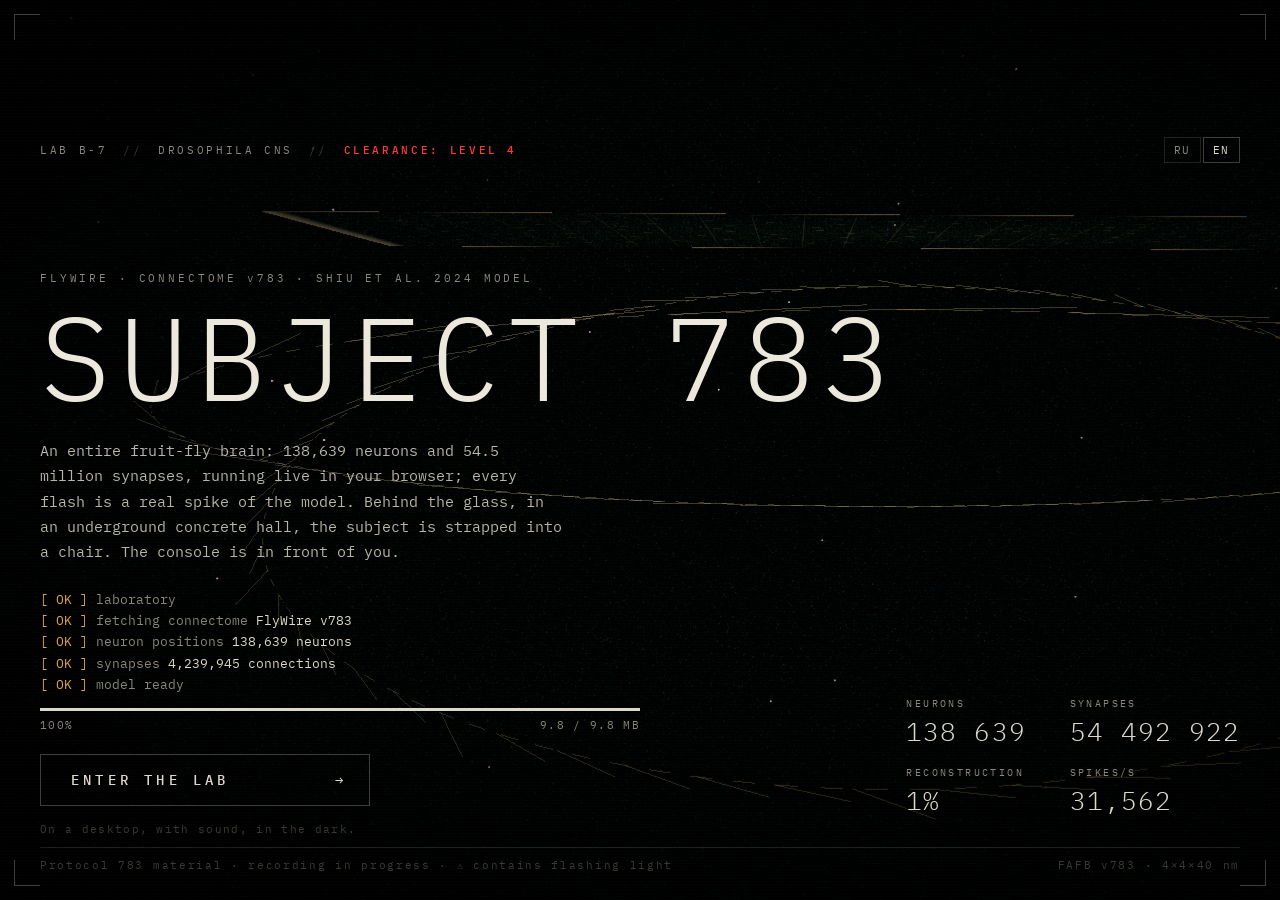
<file: index.html>
<!doctype html>
<html lang="ru">
<head>
<meta charset="utf-8">
<meta name="viewport" content="width=device-width, initial-scale=1">
<title>Subject 783</title>
<meta name="description" content="A whole fruit-fly brain (FlyWire connectome, 138,639 neurons) simulated live in the browser. An underground lab, a subject in a chair, a console of experiments.">
<link rel="icon" href="data:image/svg+xml,%3Csvg xmlns='http://www.w3.org/2000/svg' viewBox='0 0 32 32'%3E%3Ccircle cx='16' cy='16' r='15' fill='%23080808'/%3E%3Ccircle cx='10' cy='14' r='6' fill='%237a0e08'/%3E%3Ccircle cx='22' cy='14' r='6' fill='%237a0e08'/%3E%3Ccircle cx='16' cy='23' r='2.4' fill='%23e2a64a'/%3E%3C/svg%3E">
<link rel="preconnect" href="https://fonts.googleapis.com">
<link rel="preconnect" href="https://fonts.gstatic.com" crossorigin>
<link href="https://fonts.googleapis.com/css2?family=IBM+Plex+Mono:wght@300;400;500;600;700&display=swap" rel="stylesheet">
<link rel="stylesheet" href="css/style.css">
<script type="importmap">
{ "imports": { "three": "./vendor/three/three.module.min.js", "three/addons/": "./vendor/three/addons/" } }
</script>
</head>
<body>
<canvas id="scene" aria-label="3D laboratory scene"></canvas>
<div id="flash" aria-hidden="true"></div>

<!-- ============ title sequence ============ -->
<section id="intro">
  <div class="frame" aria-hidden="true"><i class="tl"></i><i class="tr"></i><i class="bl"></i><i class="br"></i></div>
  <div class="scanlines" aria-hidden="true"></div>
  <header class="intro-top">
    <span>LAB B-7 <i>//</i> DROSOPHILA CNS <i>//</i> <b data-i18n="intro_access"></b></span>
    <span class="intro-lang"><button data-lang="ru" type="button">RU</button><button data-lang="en" type="button">EN</button></span>
  </header>
  <div class="intro-main">
    <p class="kicker" data-i18n="kicker"></p>
    <h1 id="title" aria-label="Subject 783"></h1>
    <p class="lead" data-i18n="lead"></p>
    <pre id="bootlog" aria-live="polite"></pre>
    <div class="progress"><span id="progressbar"></span></div>
    <div class="progress-meta"><span id="prog-pct">0%</span><span id="prog-mb"></span></div>
    <button id="enter" type="button" disabled><span class="fill" aria-hidden="true"></span><b data-i18n="loading"></b></button>
    <p class="best" data-i18n="best"></p>
  </div>
  <aside class="intro-data" aria-hidden="true">
    <div><small data-i18n="d_neurons"></small><b>138 639</b></div>
    <div><small data-i18n="d_synapses"></small><b>54 492 922</b></div>
    <div><small data-i18n="d_section"></small><b id="d-section">—</b></div>
    <div><small data-i18n="d_spikes"></small><b id="d-spikes">—</b></div>
  </aside>
  <footer class="intro-foot"><span data-i18n="intro_warn"></span><span>FAFB v783 · 4×4×40 nm</span></footer>
</section>

<!-- ============ experiment title card ============ -->
<section id="titlecard" hidden aria-live="polite">
  <div class="tc-box">
    <p class="tc-kicker">LAB B-7 · DROSOPHILA MELANOGASTER · PROTOCOL 783</p>
    <h2><span data-i18n="exp_no"></span> <b id="tc-num">#001</b></h2>
    <p class="tc-subject"><span data-i18n="tc_subject"></span> <span id="tc-subj">783-001</span></p>
    <pre id="tc-log"></pre>
  </div>
</section>

<!-- ============ HUD ============ -->
<div id="hud" hidden>
  <header class="topbar">
    <div class="brand">
      <b data-i18n="title"></b>
      <span><span data-i18n="exp_no"></span> <em id="exp-num">#001</em> <i class="rec">● REC</i> <span id="rec-time">00:00</span></span>
    </div>
    <div class="meters">
      <div class="meter stress" role="meter" aria-valuemin="0" aria-valuemax="100" aria-label="stress">
        <small data-i18n="g_stress"></small><div class="bar"><i id="stress-fill"></i></div><span id="stress-val">0%</span>
      </div>
      <div class="meter load" role="meter" aria-valuemin="0" aria-valuemax="150" aria-label="CNS load">
        <small data-i18n="g_load"></small><div class="bar"><i id="load-fill"></i><u></u></div><span id="load-val">0%</span>
      </div>
    </div>
    <div class="stats">
      <div><small data-i18n="sim_time"></small><span id="st-time">0.00 s</span></div>
      <div><small data-i18n="speed"></small><span id="st-speed">—</span></div>
      <div class="wide"><small data-i18n="spikes"></small><span id="st-spikes">0</span></div>
    </div>
    <div class="tools">
      <button class="lang" data-lang="ru" type="button">RU</button><button class="lang" data-lang="en" type="button">EN</button>
      <button id="btn-track" type="button" data-i18n-title="track_title"><span id="track-name" data-i18n="track_btn"></span></button><button id="btn-track-x" type="button" hidden aria-label="built-in music">×</button>
      <input id="track-file" type="file" accept="audio/*" hidden>
      <div id="musicpanel" hidden>
        <b data-i18n="mp_title"></b>
        <form id="yt-form"><input id="yt-url" type="url" inputmode="url" autocomplete="off" data-i18n-ph="mp_yt_ph"><button type="submit" data-i18n="mp_go"></button></form>
        <button id="mp-file" type="button" data-i18n="mp_file"></button>
        <small data-i18n="mp_note"></small>
      </div>
      <button id="btn-sound" type="button" aria-pressed="true" aria-label="sound">♪</button>
      <button id="btn-about" type="button" data-i18n="about"></button>
    </div>
  </header>

  <nav class="focusbar lab-only" aria-label="camera">
    <button type="button" data-focus="left" data-i18n="focus_left"></button>
    <button type="button" data-focus="subject" data-i18n="focus_subject"></button>
    <button type="button" data-focus="center" data-i18n="focus_back"></button>
    <button type="button" data-focus="console" data-i18n="focus_console"></button>
    <button type="button" data-focus="right" data-i18n="focus_right"></button>
  </nav>

  <div id="rotate" aria-live="polite"><i aria-hidden="true">📱</i><b data-i18n="rotate"></b><span data-i18n="rotate_d"></span></div>
  <div id="alarm" hidden><b id="alarm-title"></b><span id="alarm-text"></span></div>
  <div id="armed" hidden><b id="armed-text"></b></div>
  <ol id="journal" class="lab-only" aria-live="polite"></ol>
  <div id="tip" hidden><b></b><span></span><kbd></kbd></div>
  <p class="keys lab-only" data-i18n="hint_keys"></p>
  <canvas id="pip" width="320" height="200" aria-label="brain activity"></canvas>
  <div id="yt" hidden><div class="yt-head"><span id="yt-title">YouTube</span></div><div id="yt-player"></div></div>

  <!-- flight mode -->
  <div id="flighthud" hidden>
    <div class="fl-banner"><b data-i18n="flight_banner"></b> · <span data-i18n="flight_cam"></span></div>
    <div class="fl-panel">
      <div class="fl-row"><small>DNa02 L</small><div class="fl-bar"><i id="fl-dnaL"></i></div><span id="fl-dnaL-v">0</span></div>
      <div class="fl-row"><small>DNa02 R</small><div class="fl-bar"><i id="fl-dnaR"></i></div><span id="fl-dnaR-v">0</span></div>
      <div class="fl-row"><small>DNg02</small><div class="fl-bar"><i id="fl-dng"></i></div><span id="fl-dng-v">0</span></div>
      <div class="fl-row gf"><small>GF</small><div class="fl-bar"><i id="fl-gf"></i></div><span id="fl-gf-v">0</span></div>
      <div class="fl-row"><small data-i18n="flight_alt"></small><span class="fl-num" id="fl-alt">0.0 m</span><small data-i18n="flight_spd"></small><span class="fl-num" id="fl-spd">0.0 m/s</span></div>
      <p class="fl-note" data-i18n="flight_auto"></p>
    </div>
    <p class="fl-hint" data-i18n="flight_hint"></p>
    <div class="fl-keys">
      <button type="button" data-steer="left">←</button>
      <button type="button" data-steer="up">↑</button>
      <button type="button" data-steer="down">↓</button>
      <button type="button" data-steer="right">→</button>
      <button type="button" data-steer="gf">GF</button>
    </div>
    <button id="btn-explode" type="button"><span data-i18n="explode"></span><b id="explode-num">001</b> <kbd>X</kbd></button>
  </div>

  <!-- inside the dying subject -->
  <div id="povhud" hidden>
    <div class="pov-top"><b data-i18n="pov_title"></b><span id="pov-cause"></span></div>
    <div class="pov-vitals">
      <div><small data-i18n="pov_time"></small><b id="pov-time">+0.0 s</b></div>
      <div><small data-i18n="pov_alive"></small><b id="pov-alive">—</b></div>
      <div><small data-i18n="spikes"></small><b id="pov-spikes">0</b></div>
    </div>
    <p class="pov-note" data-i18n="pov_note"></p>
  </div>

  <div id="deathcard" hidden>
    <p class="dc-kicker" data-i18n="dc_kicker"></p>
    <h2><span data-i18n="tc_subject"></span> <b id="dc-subj"></b></h2>
    <p class="dc-dead" data-i18n="j_dead"></p>
    <dl>
      <dt data-i18n="dc_cause"></dt><dd id="dc-cause"></dd>
      <dt data-i18n="dc_time"></dt><dd id="dc-time"></dd>
      <dt data-i18n="dc_last"></dt><dd id="dc-last"></dd>
    </dl>
    <button id="btn-next" type="button"><span data-i18n="dc_next"></span> <kbd>R</kbd></button>
  </div>
</div>

<!-- ============ about ============ -->
<dialog id="about">
  <button class="close" type="button" data-i18n="close"></button>
  <article data-lang-block="ru">
    <h2>Что здесь происходит</h2>
    <p>В 2024 году консорциум <b>FlyWire</b> опубликовал полный коннектом мозга взрослой дрозофилы: каждый из 138 639 нейронов и 54,5 млн синапсов, восстановленные по электронной микроскопии. В том же выпуске Nature <b>Shiu et al.</b> превратили эту схему в модель: каждый нейрон — «интегрирующий» нейрон с утечкой, каждая связь — реальное число синапсов со знаком медиатора. Модель с единственным свободным параметром (вес одного синапса) предсказала, какие нейроны запускают выдвижение хоботка при вкусе сахара, и эти предсказания подтвердились в опытах на живых мухах.</p>
    <p>Этот сайт запускает <b>ту же модель целиком, прямо в браузере</b>. Каждая точка на правом мониторе — реальный нейрон в своей реальной позиции. Вспышка — это спайк, рассчитанный моделью сейчас, а не анимация. Даже в заставке мозг мерцает настоящими спайками.</p>
    <h3>Насколько это честно — проверено</h3>
    <ul>
      <li><b>Порт модели = оригинал.</b> Python-версия (<code>pipeline/lif.py</code>) совпадает с оригинальным кодом на Brian2 <b>спайк в спайк: 3 450 из 3 450</b> на всём мозге. С опубликованными результатами: корреляция частот <b>r = 0,9997</b>, MN9 — 92,1 Гц против 93,3 Гц.</li>
      <li><b>Браузерный движок = порт.</b> Он событийный: состояние нейрона между входами считается аналитически, а момент пересечения порога решается заранее. Это примерно в 10 раз быстрее пошагового расчёта и даёт <b>идентичные спайки</b> (<code>tools/bench.html</code>).</li>
      <li><b>Что упрощено.</b> Нейрон влияет на сеть только когда спайкует. Мы прогнали все опыты на полном мозге офлайн и оставили исходящие синапсы только у ~35 тыс. нейронов, что спайковали или подходили к порогу ближе 2 мВ. Принимают вход все 138 639.</li>
    </ul>
    <h3>Опыты и нейроны</h3>
    <ul>
      <li><b>Сахар / горечь</b> — вкусовые рецепторы хоботка (32 сахарных, 42 горьких). Хоботок двигается по частоте мотонейрона <b>MN9</b>. Горечь подавляет ответ на сахар — как у живой мухи.</li>
      <li><b>Музыка</b> — громкость в реальном времени задаёт частоту рецепторов органа Джонстона (JO-A/B). Можно поставить свой трек: кнопка «♫» вверху или перетащите файл в окно; он играет только у вас в браузере. Громкий звук возбуждает и гигантское волокно — муха вздрагивает.</li>
      <li><b>Ветер / щекотка</b> — рецепторы отклонения антенн (JO-C/E) и щетинок головы. Нейроны чистки выбраны по данным: нисходящие нейроны, которые сильнее всего отвечают на эти стимулы.</li>
      <li><b>Свет, стробоскоп, лазер</b> — фоторецепторы R1–R8. Мигание лампы над креслом тоже доходит до глаз. Стробоскоп бьёт по всем 10 582 фоторецепторам разом. Лазер светит в левый глаз; через полторы секунды фоторецепторы в пятне начинают <b>гибнуть</b> — в модели они навсегда перестают спайковать, и на мониторе зрения гаснут их омматидии.</li>
      <li><b>Ток</b> — разряд по телу: 1 736 восходящих нейронов, несущих сигналы от тела в мозг.</li>
      <li><b>Центрифуга</b> — кресло раскручивается: отклонение антенн (JO-C/E) и поток картинки на глазах.</li>
      <li><b>VR: угроза</b> — надвигающаяся тень возбуждает детекторы «наезда» LPLC2 и LC4 → гигантское волокно → рефлекс бегства.</li>
      <li><b>Запах</b> — ⚠ здесь модель ломается: возникает самоподдерживающийся разряд в антеннальной доле и грибовидных телах. То же вызывают CO₂ и термо-рецепторы, поэтому их на пульте нет. Это ограничение модели: в ней нет нейромодуляторов, электрических синапсов и тонкой динамики торможения.</li>
    </ul>
    <h3>Перегрузка, кома и смерть — наши вмешательства</h3>
    <p>В модели Shiu нет повреждений и ядов. Всё ниже — наши вмешательства <b>поверх</b> неё, и они честно считаются в той же модели: заблокированный нейрон навсегда становится «невозбудимым» (больше не спайкует и не принимает вход).</p>
    <ul>
      <li><b>Нагрузка ЦНС</b> — спайки всех нейронов, кроме рецепторов, на которые мы подаём стимул; 100% = 60 000 в секунду. Если нагрузка держится выше 100%, начинается обратный отсчёт; не нажали СБРОС — нейроны «выгорают»: сначала самые перевозбуждённые, потом остальные. Порог и выгорание придуманы нами для интерфейса; сам разряд считает модель.</li>
      <li><b>Тетродотоксин (TTX)</b> блокирует натриевые каналы: нейроны перестают спайковать. В модели — волна блокировки от шеи, откуда яд с гемолимфой входит в мозг.</li>
      <li><b>Неоникотиноид</b> — агонист никотиновых ацетилхолиновых рецепторов, главного возбуждающего медиатора мозга насекомых. Мы усиливаем возбуждающие синапсы в 1,5 раза и подаём возбуждение с тела. Этого хватает, чтобы вся сеть ушла в судороги, — модель находится близко к порогу такого разряда. Нейрон, выдавший в судороге 25 спайков, гибнет (эксайтотоксичность), остальные замолкают, когда рецепторы «устают».</li>
      <li><b>Азот (N₂)</b> — без кислорода в мозге насекомых прокатывается волна распространяющейся деполяризации, после которой нейроны молчат, а муха впадает в кому. В модели — волна обратимой блокировки; кислород возвращает нейроны обратно. Дольше 40 секунд — смерть.</li>
      <li><b>Пила</b> — ноги и крылья связаны с мозгом только через брюшную нервную цепочку, которой в модели нет, поэтому их отрезание — это сигнал травмы по восходящим нейронам тела. Антенна сидит на голове: нейроны органа Джонстона этой стороны дают разряд и навсегда замолкают — после этого музыка и ветер доходят до мозга только через другую антенну. Обонятельные нейроны антенны мы не трогаем: их всплеск ломает модель.</li>
      <li><b>Вид изнутри</b> — фасеточное изображение строится из камеры в глазу, но каждый омматидий привязан к фоторецептору и нейрону зрительной доли: он гаснет, когда эти нейроны блокируются в модели.</li>
    </ul>
    <h3>Полёт</h3>
    <p>Тела и брюшной нервной цепочки в модели нет, поэтому мы подключили <b>выходы мозга к простой физике полёта</b>. Поворот задаёт разница частот нейронов <b>DNa02</b> слева и справа, тягу крыльев — нейроны <b>DNg02</b>, а резкий манёвр — <b>гигантское волокно</b>. Автопилот стимулирует DNg02, а вы «вклиниваетесь» в мозг стрелками, подавая спайки на эти нейроны.</p>
    <h3>Чего здесь нет</h3>
    <p>«Страх», «интерес», «стресс», «голод» — это <b>подписи к нейронным цепям</b>, а не измеренные эмоции. Голод — внутренняя переменная интерфейса. Боль модель не чувствует: мы видим только, какие цепи возбуждаются. Взрыв, баки с прежними объектами и фигура в глубине зала — художественная часть.</p>
    <h3>Источники</h3>
    <ul class="refs">
      <li>Dorkenwald S. et al. Neuronal wiring diagram of an adult brain. <i>Nature</i> 634, 124–138 (2024).</li>
      <li>Schlegel P. et al. Whole-brain annotation and multi-connectome cell typing of Drosophila. <i>Nature</i> 634, 139–152 (2024).</li>
      <li>Shiu P. K. et al. A Drosophila computational brain model reveals sensorimotor processing. <i>Nature</i> 634, 210–219 (2024). Код: github.com/philshiu/Drosophila_brain_model (MIT).</li>
      <li>Rayshubskiy A. et al. Neural circuit mechanisms for steering control in walking Drosophila. <i>bioRxiv</i> (2020) — DNa02 и поворот.</li>
      <li>Namiki S. et al. A population of descending neurons that regulates the flight motor of Drosophila. <i>Curr. Biol.</i> 32 (2022) — DNg02 и мощность взмаха.</li>
    </ul>
  </article>
  <article data-lang-block="en" hidden>
    <h2>What is going on here</h2>
    <p>In 2024 the <b>FlyWire</b> consortium published the complete connectome of an adult fruit-fly brain: all 138,639 neurons and 54.5 million synapses, reconstructed from electron microscopy. In the same issue of Nature, <b>Shiu et al.</b> turned that wiring diagram into a model: every neuron is a leaky integrate-and-fire unit, every connection is the real synapse count signed by its neurotransmitter. With a single free parameter (the weight of one synapse) it predicted which neurons drive proboscis extension to sugar, and those predictions held up in living flies.</p>
    <p>This site runs <b>that same model, whole, in your browser</b>. Every dot on the right monitor is a real neuron at its real position. A flash is a spike the model is computing right now, not an animation. Even on the title screen the brain flickers with real spikes.</p>
    <h3>How honest is it? Verified</h3>
    <ul>
      <li><b>Port = original.</b> The Python port (<code>pipeline/lif.py</code>) reproduces the original Brian2 code <b>spike-for-spike: 3,450 of 3,450</b> across the whole brain. Against the published results: firing-rate correlation <b>r = 0.9997</b>, MN9 at 92.1 Hz vs 93.3 Hz.</li>
      <li><b>Browser engine = port.</b> It is event-driven: between inputs a neuron's state is solved in closed form and its threshold crossing is computed ahead of time. That is about 10× faster than stepping the neurons and gives <b>identical spikes</b> (<code>tools/bench.html</code>).</li>
      <li><b>What is reduced.</b> A neuron affects the network only when it spikes. We ran every experiment on the full brain offline and ship outgoing synapses only for the ~35k neurons that spiked or came within 2 mV of threshold. All 138,639 still receive input.</li>
    </ul>
    <h3>Experiments and neurons</h3>
    <ul>
      <li><b>Sugar / bitter</b>: labellar taste receptors (32 sugar, 42 bitter). The proboscis follows motor neuron <b>MN9</b>. Bitter suppresses the sugar response, as in real flies.</li>
      <li><b>Music</b>: live loudness drives Johnston's-organ receptors (JO-A/B). You can play your own track: the "♫" button at the top, or drop a file onto the window; it stays in your browser. Loud sound also excites the giant fiber, so the fly startles.</li>
      <li><b>Wind / tickle</b>: antennal-deflection receptors (JO-C/E) and head bristles. The grooming neurons are chosen from the data: the descending neurons that respond most to these stimuli.</li>
      <li><b>Light, strobe, laser</b>: photoreceptors R1–R8. The flicker of the lamp over the chair reaches the eyes too. The strobe hits all 10,582 photoreceptors at once. The laser shines into the left eye; after a second and a half the photoreceptors in the spot start to <b>die</b>: in the model they stop spiking for good and their ommatidia go dark on the vision monitor.</li>
      <li><b>Shock</b>: a shock to the body drives the 1,736 ascending neurons that carry body signals into the brain.</li>
      <li><b>Centrifuge</b>: the chair spins: antennal deflection (JO-C/E) plus optic flow on the eyes.</li>
      <li><b>VR: threat</b>: a looming shadow drives loom detectors LPLC2 and LC4 → giant fiber → escape reflex.</li>
      <li><b>Odor</b>: ⚠ this is where the model breaks: a self-sustaining discharge ignites in the antennal lobe and mushroom bodies. CO₂ and thermosensors ignite it too, which is why they are not on the console. A genuine limitation: no neuromodulators, electrical synapses or detailed inhibition dynamics.</li>
    </ul>
    <h3>Overload, coma and death: our interventions</h3>
    <p>The Shiu model has no damage and no poisons. Everything below is our intervention <b>on top</b> of it, computed honestly in the same model: a blocked neuron becomes permanently unexcitable (it no longer spikes or takes input).</p>
    <ul>
      <li><b>CNS load</b>: spikes of every neuron except the receptors we stimulate; 100% = 60,000 per second. If the load stays above 100%, a countdown starts; without RESET the neurons "burn out": the most overdriven first, then the rest. The threshold and the burn-out are our interface; the discharge itself is the model's.</li>
      <li><b>Tetrodotoxin (TTX)</b> blocks sodium channels: neurons stop spiking. In the model: a wave of blocking from the neck, where the toxin enters the brain with the hemolymph.</li>
      <li><b>Neonicotinoid</b>: an agonist of nicotinic acetylcholine receptors, the main excitatory transmitter of the insect brain. We scale excitatory synapses by 1.5 and add excitation from the body. That is enough to throw the whole network into a seizure: the model sits close to the threshold of such a discharge. A neuron that fires 25 spikes in the seizure dies (excitotoxicity); the rest fall silent as the receptors desensitise.</li>
      <li><b>Nitrogen (N₂)</b>: without oxygen a wave of spreading depolarisation crosses the insect brain, the neurons fall silent and the fly goes into a coma. In the model: a wave of reversible blocking; oxygen brings the neurons back. Over 40 seconds: death.</li>
      <li><b>Saw</b>: legs and wings reach the brain only through the ventral nerve cord, which the model lacks, so severing one is an injury signal through the ascending neurons. The antenna sits on the head: its side's Johnston's-organ neurons fire a discharge and fall silent for good, after which music and wind reach the brain only through the other antenna. We leave the antenna's olfactory neurons alone: their burst breaks the model.</li>
      <li><b>View from inside</b>: the compound-eye image comes from a camera in the eye, but every ommatidium is tied to a photoreceptor and an optic-lobe neuron and goes dark when those neurons are blocked in the model.</li>
    </ul>
    <h3>Flight</h3>
    <p>The model has no body or nerve cord, so we connect <b>the brain's outputs to a simple flight model</b>. Turning comes from the left/right difference of <b>DNa02</b> firing, wing power from <b>DNg02</b>, a sharp manoeuvre from the <b>giant fiber</b>. The autopilot drives DNg02; you "break into" the brain with the arrow keys, injecting spikes into those neurons.</p>
    <h3>What it is not</h3>
    <p>"Fear", "interest", "stress", "hunger" are <b>labels for circuits</b>, not measured emotions. Hunger is an interface variable. The model does not feel pain: we only see which circuits fire. The explosion, the tanks of previous subjects and the figure down the hall are the artistic part.</p>
    <h3>Sources</h3>
    <ul class="refs">
      <li>Dorkenwald S. et al. Neuronal wiring diagram of an adult brain. <i>Nature</i> 634, 124–138 (2024).</li>
      <li>Schlegel P. et al. Whole-brain annotation and multi-connectome cell typing of Drosophila. <i>Nature</i> 634, 139–152 (2024).</li>
      <li>Shiu P. K. et al. A Drosophila computational brain model reveals sensorimotor processing. <i>Nature</i> 634, 210–219 (2024). Code: github.com/philshiu/Drosophila_brain_model (MIT).</li>
      <li>Rayshubskiy A. et al. Neural circuit mechanisms for steering control in walking Drosophila. <i>bioRxiv</i> (2020): DNa02 and turning.</li>
      <li>Namiki S. et al. A population of descending neurons that regulates the flight motor of Drosophila. <i>Curr. Biol.</i> 32 (2022): DNg02 and wing power.</li>
    </ul>
  </article>
</dialog>

<noscript>This page needs JavaScript and WebGL.</noscript>
<script type="module" src="js/main.js"></script>
</body>
</html>
</file>
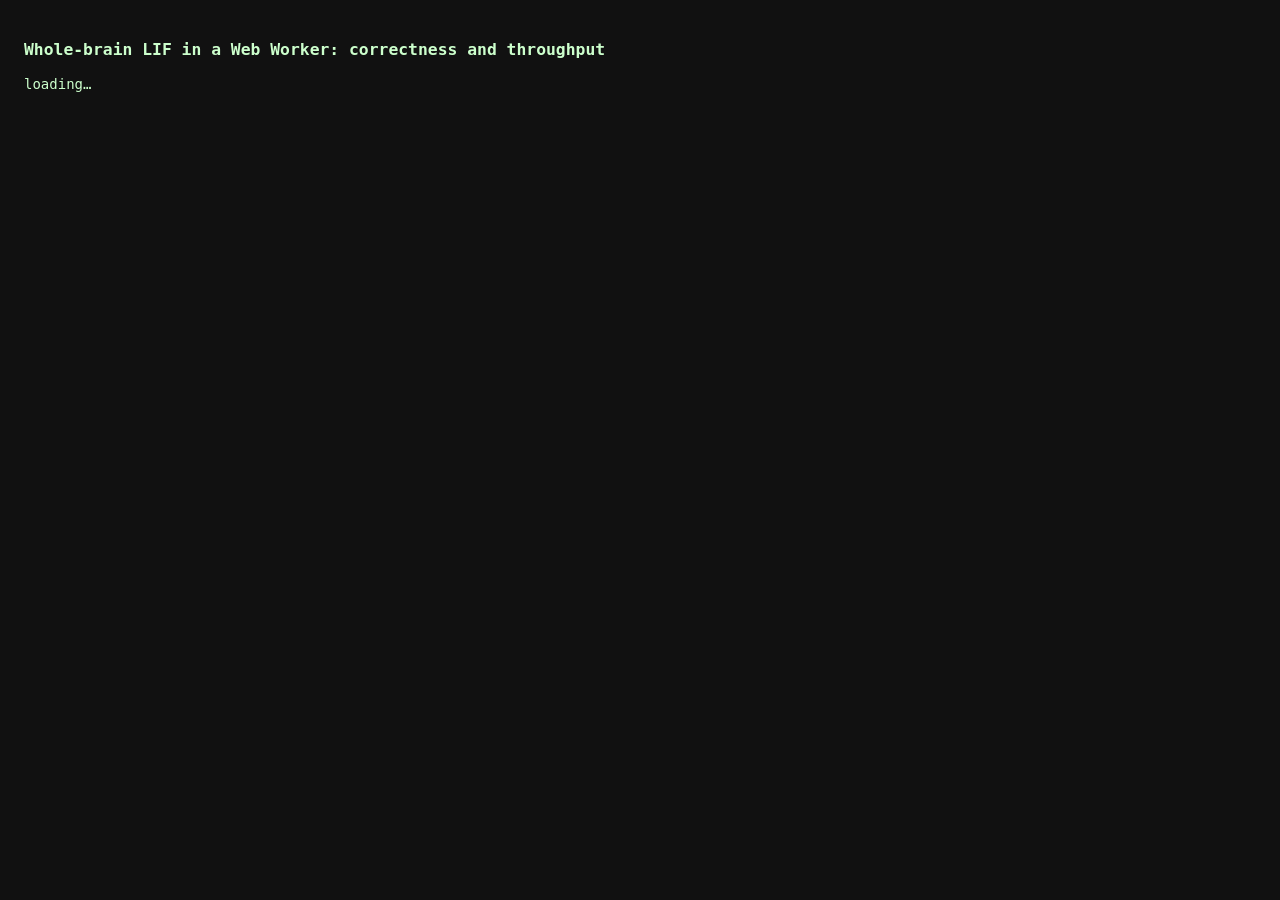
<file: tools/bench.html>
<!doctype html>
<html lang="en">
<head>
<meta charset="utf-8">
<title>Simulator bench</title>
<style>body{background:#111;color:#cfc;font:14px monospace;padding:16px}</style>
</head>
<body>
<h3>Whole-brain LIF in a Web Worker: correctness and throughput</h3>
<pre id="out">loading…</pre>
<script>
// 1) event-driven engine vs dense reference stepper: same seed -> spike counts must match
// 2) throughput of the event-driven engine per experiment (sim-time / wall-time)
const out = document.getElementById('out');
const log = (s) => { out.textContent += '\n' + s; };
function spawn(mode, meta) {
  const w = new Worker('../js/sim/worker.js');
  const wait = (type) => new Promise((res, rej) => {
    const h = (e) => {
      if (e.data.type === type) { w.removeEventListener('message', h); res(e.data); }
      else if (e.data.type === 'error') { log('ERROR ' + e.data.message); rej(e.data.message); }
    };
    w.addEventListener('message', h);
  });
  w.postMessage({ type: 'load', mode, synapsesUrls: (meta.synapse_parts || ['synapses.bin.gz']).map((p) => new URL(`../data/${p}`, location.href).href), stim: meta.stim });
  return { w, wait };
}
(async () => {
  const meta = await (await fetch('../data/brain.json')).json();
  const zero = Object.fromEntries(Object.keys(meta.stim).map((k) => [k, 0]));
  const cases = {
    sugar: { sugar: 200 },
    bitter: { bitter: 200 },
    music: { hearing: 150 },
    loom: { loom: 150 },
    light: { eyeL: 40, eyeR: 40 },
    odor: { odor: 150 },
    everything: { sugar: 150, bitter: 150, hearing: 150, loom: 150, odor: 150, eyeL: 40, eyeR: 40 },
  };
  const E = spawn('event', meta), D = spawn('dense', meta);
  const t0 = performance.now();
  await Promise.all([E.wait('ready'), D.wait('ready')]);
  log(`loaded in ${(performance.now() - t0).toFixed(0)} ms`);
  const results = { verify: {}, speed: {} };
  for (const name of ['sugar', 'loom', 'odor']) {
    const rates = { ...zero, ...cases[name] };
    for (const X of [E, D]) { X.w.postMessage({ type: 'reset', seed: 7 }); X.w.postMessage({ type: 'bench', ms: 150, rates, counts: true }); }
    const [a, b] = await Promise.all([E.wait('bench'), D.wait('bench')]);
    let diff = 0, cells = 0;
    for (let i = 0; i < a.counts.length; i++) { if (a.counts[i] !== b.counts[i]) diff++; if (a.counts[i] || b.counts[i]) cells++; }
    results.verify[name] = { spikesEvent: a.spikes, spikesDense: b.spikes, cellsWithDifferentCount: diff, activeCells: cells };
    log(`verify ${name.padEnd(6)} event=${a.spikes} dense=${b.spikes} spikes; cells differing ${diff}/${cells}`);
  }
  D.w.terminate();
  for (const [name, r] of Object.entries(cases)) {
    E.w.postMessage({ type: 'reset', seed: 1 });
    E.w.postMessage({ type: 'bench', ms: 500, rates: { ...zero, ...r } });
    const b = await E.wait('bench');
    results.speed[name] = { realtime: +(b.ms / b.wallMs).toFixed(2), spikesPerS: Math.round(b.spikes / b.ms * 1000), eventsPerS: Math.round(b.events / b.ms * 1000) };
    log(`${name.padEnd(11)} ${(b.ms / b.wallMs).toFixed(2)}x realtime  spikes/s=${Math.round(b.spikes / b.ms * 1000)}  synaptic events/s=${(b.events / b.ms / 1000).toFixed(1)}M`);
  }
  window.benchResults = results;
  log('done');
})();
</script>
</body>
</html>
</file>
<file: css/style.css>
:root {
  --bg: #050505;
  --ink: #dcd8cc;
  --dim: #8b877c;
  --faint: #3b3934;
  --line: rgba(220, 216, 204, 0.14);
  --line2: rgba(220, 216, 204, 0.28);
  --amber: #e2a64a;
  --red: #ff3b30;
  --blood: #8f150e;
  --panel: rgba(6, 6, 6, 0.82);
  --mono: 'IBM Plex Mono', 'JetBrains Mono', ui-monospace, 'Cascadia Mono', Consolas, monospace;
  color-scheme: dark;
}
@media (prefers-color-scheme: dark) { :root:not([data-theme="light"]) { --bg: #050505; } }
:root[data-theme="dark"] { --bg: #050505; }

* { box-sizing: border-box; }
[hidden] { display: none !important; }
html, body { margin: 0; height: 100%; background: var(--bg); color: var(--ink); font-family: var(--mono); overflow: hidden; }
button { font: inherit; color: inherit; }
#scene { position: fixed; inset: 0; width: 100vw; height: 100vh; display: block; outline: none; }
#flash { position: fixed; inset: 0; z-index: 30; pointer-events: none; background: #fff; opacity: 0; }
kbd { font-family: var(--mono); }

/* ---------------- title sequence ---------------- */
#intro {
  position: fixed; inset: 0; z-index: 20; padding: 28px 40px;
  display: grid; grid-template-rows: auto 1fr auto; grid-template-columns: minmax(0, 600px) 1fr;
  background: radial-gradient(ellipse at 70% 50%, rgba(0, 0, 0, 0) 30%, rgba(0, 0, 0, 0.55) 80%);
  transition: opacity 0.6s ease, visibility 0.6s;
}
#intro.gone { opacity: 0; visibility: hidden; pointer-events: none; }
.frame i { position: absolute; width: 26px; height: 26px; border: 1px solid var(--line2); pointer-events: none; }
.frame .tl { top: 14px; left: 14px; border-right: 0; border-bottom: 0; }
.frame .tr { top: 14px; right: 14px; border-left: 0; border-bottom: 0; }
.frame .bl { bottom: 14px; left: 14px; border-right: 0; border-top: 0; }
.frame .br { bottom: 14px; right: 14px; border-left: 0; border-top: 0; }
.scanlines {
  position: absolute; inset: 0; pointer-events: none; opacity: 0.35;
  background: repeating-linear-gradient(0deg, rgba(255, 255, 255, 0.025) 0 1px, transparent 1px 3px);
}
.scanlines::after {
  content: ''; position: absolute; left: 0; right: 0; height: 18vh; top: -20vh;
  background: linear-gradient(transparent, rgba(226, 166, 74, 0.04), transparent);
  animation: sweep 7s linear infinite;
}
@keyframes sweep { to { transform: translateY(140vh); } }
.intro-top {
  grid-column: 1 / -1; display: flex; justify-content: space-between; align-items: center;
  font-size: 11px; letter-spacing: 0.24em; color: var(--dim);
}
.intro-top i { font-style: normal; color: var(--faint); margin: 0 6px; }
.intro-top b { color: var(--red); font-weight: 500; animation: blink 2.2s steps(2) infinite; }
.intro-lang { display: flex; gap: 2px; }
.intro-lang button, .tools button {
  background: transparent; border: 1px solid var(--line); padding: 5px 9px; cursor: pointer;
  font-size: 11px; letter-spacing: 0.14em; color: var(--dim);
}
.intro-lang button.on, .tools button.on { color: var(--ink); border-color: var(--line2); }
.intro-main { grid-column: 1; align-self: center; position: relative; transition: transform 1.1s cubic-bezier(.6, 0, .9, .4), opacity 0.9s, filter 1s; }
.kicker { font-size: 11px; letter-spacing: 0.26em; color: var(--dim); margin: 0 0 18px; }
#title {
  font-weight: 300; font-size: clamp(52px, 9.5vw, 118px); line-height: 0.92; letter-spacing: 0.06em;
  margin: 0 0 26px; color: #ece8dc; white-space: nowrap; position: relative;
  animation: rgbsplit 6s steps(1) infinite;
}
@keyframes rgbsplit {
  0%, 91%, 100% { text-shadow: none; transform: none; }
  92% { text-shadow: 3px 0 rgba(255, 40, 30, 0.7), -3px 0 rgba(80, 200, 220, 0.5); transform: translateX(2px); }
  93% { text-shadow: -5px 0 rgba(255, 40, 30, 0.6), 4px 0 rgba(80, 200, 220, 0.5); transform: translateX(-3px) skewX(-6deg); }
  94% { text-shadow: none; transform: none; }
  97% { text-shadow: 2px 0 rgba(255, 40, 30, 0.5); clip-path: inset(40% 0 35% 0); transform: translateX(8px); }
  98% { clip-path: none; transform: none; text-shadow: none; }
}
.lead { font-size: 14.5px; line-height: 1.75; color: #b9b5a9; max-width: 58ch; margin: 0 0 24px; }
#bootlog {
  font-family: var(--mono); font-size: 12.5px; line-height: 1.7; color: var(--dim); min-height: 8.5em; margin: 0 0 14px; white-space: pre-wrap;
}
#bootlog .ok { color: var(--amber); }
#bootlog .wait { color: var(--faint); animation: blink 0.8s steps(2) infinite; }
#bootlog em { font-style: normal; color: var(--ink); }
.progress { height: 1px; background: var(--line); position: relative; }
#progressbar { position: absolute; left: 0; top: -1px; height: 3px; width: 0; background: var(--ink); transition: width 0.25s; }
.progress-meta { display: flex; justify-content: space-between; font-size: 11px; color: var(--dim); letter-spacing: 0.12em; margin: 8px 0 22px; }
#enter {
  position: relative; overflow: hidden; font-size: 14px; letter-spacing: 0.3em; padding: 16px 30px; min-width: 330px; cursor: pointer;
  background: transparent; color: var(--ink); border: 1px solid var(--line2); text-align: left;
}
#enter b { position: relative; font-weight: 500; }
#enter .fill { position: absolute; inset: 0; width: 0; background: var(--ink); transition: width 0.2s; }
#enter.ready:hover .fill { width: 6px; }
#enter.ready::after { content: '→'; position: absolute; right: 22px; top: 50%; transform: translateY(-50%); transition: right 0.2s; }
#enter.ready:hover::after { right: 16px; }
#enter.scanning .fill { width: 100%; transition: width 0.75s cubic-bezier(.4, 0, .2, 1); }
#enter.scanning b, #enter.scanning::after { color: #050505; mix-blend-mode: normal; }
#enter:disabled { color: var(--faint); cursor: progress; }
#enter:disabled b { animation: blink 1s steps(2) infinite; }
#enter:focus-visible { outline: 1px solid var(--amber); outline-offset: 3px; }
.best { font-size: 11px; color: var(--faint); margin-top: 16px; letter-spacing: 0.12em; }
.intro-data {
  grid-column: 2; align-self: end; justify-self: end; display: grid; grid-template-columns: repeat(2, auto); gap: 18px 44px;
  margin-bottom: 30px; transition: opacity 0.6s;
}
.intro-data small { display: block; font-size: 10px; letter-spacing: 0.24em; color: var(--dim); margin-bottom: 4px; }
.intro-data b { font-weight: 300; font-size: 26px; letter-spacing: 0.04em; font-variant-numeric: tabular-nums; color: var(--ink); }
.intro-foot {
  grid-column: 1 / -1; display: flex; justify-content: space-between; gap: 16px; font-size: 10.5px; letter-spacing: 0.16em; color: var(--faint);
  border-top: 1px solid var(--line); padding-top: 10px;
}
#intro.warp .intro-main { transform: translateX(-12vw) scale(1.05); opacity: 0; filter: blur(8px); }
#intro.warp .intro-data, #intro.warp .intro-top, #intro.warp .intro-foot { opacity: 0; transition: opacity 0.4s; }

/* ---------------- title card ---------------- */
#titlecard {
  position: fixed; inset: 0; z-index: 25; display: grid; place-items: center; padding: 16px;
  background: #020202; transition: opacity 0.8s ease;
}
#titlecard::before {
  content: ''; position: absolute; inset: 0; pointer-events: none; opacity: 0.4;
  background: repeating-linear-gradient(0deg, rgba(255, 255, 255, 0.03) 0 1px, transparent 1px 3px);
}
#titlecard.out { opacity: 0; }
.tc-box { width: min(720px, 100%); position: relative; }
.tc-kicker { color: var(--dim); letter-spacing: 0.24em; font-size: 11px; margin: 0 0 18px; }
#titlecard h2 { font-weight: 300; font-size: clamp(34px, 6.5vw, 70px); margin: 0; letter-spacing: 0.08em; color: #ece8dc; }
#titlecard h2 b { color: var(--amber); font-weight: 400; }
.tc-subject { color: var(--red); letter-spacing: 0.24em; font-size: 15px; margin: 10px 0 28px; }
#tc-log { color: #a9a597; font-family: var(--mono); font-size: 13.5px; line-height: 1.8; min-height: 7em; margin: 0; white-space: pre-wrap; }

/* ---------------- HUD ---------------- */
#hud { position: fixed; inset: 0; z-index: 10; pointer-events: none; }
#hud > * { pointer-events: auto; }
.topbar {
  position: absolute; top: 0; left: 0; right: 0; display: flex; align-items: center; gap: 26px;
  padding: 12px 18px 22px; background: linear-gradient(rgba(0, 0, 0, 0.78), rgba(0, 0, 0, 0));
}
.brand b { font-size: 17px; letter-spacing: 0.16em; display: block; color: #ece8dc; font-weight: 500; }
.brand span { font-size: 11px; color: var(--dim); letter-spacing: 0.14em; }
.brand em { color: var(--amber); font-style: normal; }
.brand .rec { font-style: normal; color: var(--red); margin-left: 8px; animation: blink 1.6s steps(2) infinite; }
.meters { display: grid; gap: 6px; flex: 0 1 360px; min-width: 240px; }
.meter { display: grid; grid-template-columns: 112px 1fr 46px; align-items: center; gap: 10px; }
.meter small { font-size: 10.5px; letter-spacing: 0.18em; color: var(--dim); }
.meter .bar { height: 6px; background: rgba(220, 216, 204, 0.07); position: relative; overflow: hidden; }
.meter .bar i { position: absolute; inset: 0 auto 0 0; width: 0; transition: width 0.12s linear; }
.meter .bar u { position: absolute; top: -2px; bottom: -2px; left: 66.67%; width: 1px; background: var(--line2); }
.meter span { font-size: 12px; text-align: right; font-variant-numeric: tabular-nums; }
.meter.stress small, .meter.stress span { color: #ff8a80; }
.meter.stress .bar i { background: var(--red); box-shadow: 0 0 10px rgba(255, 59, 48, 0.7); }
.meter.stress.hot .bar { animation: pulse 0.5s steps(2) infinite; }
.meter.load .bar i { background: var(--amber); }
.meter.load span { color: var(--amber); }
.meter.load.warm .bar i { background: #ff7a2a; }
.meter.load.hot small, .meter.load.hot span { color: var(--red); }
.meter.load.hot .bar i { background: var(--red); }
.meter.load.hot .bar { animation: pulse 0.35s steps(2) infinite; }
.stats { display: flex; gap: 22px; margin-left: auto; }
.stats div { display: flex; flex-direction: column; min-width: 80px; }
.stats small { font-size: 9.5px; color: var(--dim); letter-spacing: 0.18em; }
.stats span { font-size: 14px; color: var(--ink); font-variant-numeric: tabular-nums; }
.stats span.slow { color: var(--amber); }
.tools { display: flex; gap: 3px; }
#btn-sound { min-width: 32px; }
#btn-track { max-width: 170px; overflow: hidden; text-overflow: ellipsis; white-space: nowrap; }
#btn-track.on { color: var(--amber); border-color: rgba(226, 166, 74, 0.5); }
.tools { position: relative; }
#musicpanel {
  position: absolute; top: calc(100% + 8px); right: 0; z-index: 14; width: min(340px, calc(100vw - 24px)); padding: 12px;
  display: grid; gap: 8px; background: rgba(5, 5, 5, 0.96); border: 1px solid var(--line2); border-top: 2px solid var(--amber);
}
#musicpanel b { font-size: 11px; letter-spacing: 0.22em; font-weight: 600; }
#yt-form { display: flex; gap: 4px; }
#yt-url { flex: 1; min-width: 0; background: #0b0b0b; border: 1px solid var(--line2); color: var(--ink); font: 12px var(--mono); padding: 8px; }
#yt-url:focus { outline: 1px solid var(--amber); }
#yt-form button, #mp-file { background: transparent; border: 1px solid var(--line2); color: var(--ink); font-size: 11px; letter-spacing: 0.12em; padding: 8px 10px; cursor: pointer; }
#yt-form button { color: var(--amber); border-color: rgba(226, 166, 74, 0.5); }
#musicpanel small { font-size: 10.5px; line-height: 1.5; color: var(--dim); }
#yt { position: absolute; right: 18px; top: 70px; width: 240px; border: 1px solid var(--line2); background: #000; }
#yt .yt-head { font-size: 10px; letter-spacing: 0.14em; color: var(--dim); padding: 4px 8px; white-space: nowrap; overflow: hidden; text-overflow: ellipsis; }
#yt iframe, #yt-player { display: block; width: 240px; height: 135px; border: 0; }
body.pov #yt { opacity: 0; pointer-events: none; }
body.dragging::after {
  content: attr(data-drop); position: fixed; inset: 16px; z-index: 40; display: grid; place-items: center; pointer-events: none;
  border: 1px dashed var(--amber); background: rgba(10, 6, 2, 0.7); color: var(--amber); font: 500 16px var(--mono); letter-spacing: 0.2em;
}
#btn-sound[aria-pressed="false"] { color: var(--faint); text-decoration: line-through; }

.focusbar { position: absolute; left: 50%; top: 66px; transform: translateX(-50%); display: flex; }
.focusbar button {
  background: transparent; border: 0; border-left: 1px solid var(--line); color: var(--dim); font-size: 10.5px;
  letter-spacing: 0.2em; padding: 3px 12px; cursor: pointer;
}
.focusbar button:first-child { border-left: 0; }
.focusbar button:hover { color: var(--ink); }
.focusbar button.on { color: var(--amber); }

#alarm, #armed {
  position: absolute; top: 100px; left: 50%; transform: translateX(-50%); padding: 10px 20px; min-width: 300px;
  border: 1px solid var(--red); background: rgba(20, 2, 2, 0.88); text-align: center;
}
#alarm { animation: blink 1.1s steps(2) infinite; }
#alarm b, #armed b { display: block; color: var(--red); letter-spacing: 0.2em; font-size: 13px; font-weight: 600; }
#alarm span { display: block; font-size: 12px; color: var(--ink); margin-top: 3px; letter-spacing: 0.06em; }
#alarm.amber { border-color: var(--amber); background: rgba(20, 12, 2, 0.85); animation: none; }
#alarm.amber b { color: var(--amber); }
#armed { top: 158px; border-color: var(--amber); background: rgba(20, 12, 2, 0.85); }
#armed b { color: var(--amber); }
@keyframes blink { 50% { opacity: 0.35; } }
@keyframes pulse { 50% { background: rgba(255, 59, 48, 0.35); } }

#journal {
  position: absolute; left: 18px; top: 92px; margin: 0; padding: 0; list-style: none; width: min(360px, 28vw);
  font-size: 11.5px; line-height: 1.6; pointer-events: none;
}
#journal li { color: var(--ink); white-space: nowrap; overflow: hidden; text-overflow: ellipsis; }
#journal li time { color: var(--faint); margin-right: 10px; font-variant-numeric: tabular-nums; }
#journal li.warn { color: var(--amber); }
#journal li.red { color: var(--red); }
#journal li:nth-child(n+2) { opacity: 0.75; }
#journal li:nth-child(n+4) { opacity: 0.45; }
#journal li:nth-child(n+6) { opacity: 0.22; }

#tip {
  position: fixed; left: 0; top: 0; z-index: 12; width: 290px; padding: 9px 12px 10px; pointer-events: none;
  background: rgba(5, 5, 5, 0.92); border: 1px solid var(--line2); border-left: 2px solid var(--amber);
}
#tip b { display: block; font-size: 12.5px; letter-spacing: 0.14em; text-transform: uppercase; font-weight: 600; color: #ece8dc; }
#tip span { display: block; font-size: 11.5px; line-height: 1.5; color: #b0ac9f; margin-top: 4px; }
#tip kbd { position: absolute; top: 8px; right: 10px; font-size: 11px; color: var(--amber); border: 1px solid var(--line2); padding: 0 5px; }
.keys { position: absolute; bottom: 8px; left: 0; right: 0; text-align: center; margin: 0; font-size: 10px; color: var(--faint); letter-spacing: 0.14em; pointer-events: none; }

#pip { position: absolute; right: 18px; bottom: 96px; width: 320px; height: 200px; border: 1px solid var(--line2); background: transparent; pointer-events: none; display: none; }
body.flying #pip, body.pov #pip { display: block; }
body.pov #pip { bottom: 24px; width: 280px; height: 175px; border-color: rgba(255, 59, 48, 0.4); }

/* ---------------- flight HUD ---------------- */
#flighthud { position: absolute; inset: 0; pointer-events: none; }
#flighthud > * { pointer-events: auto; }
.fl-banner {
  position: absolute; top: 66px; left: 50%; transform: translateX(-50%); padding: 5px 16px; letter-spacing: 0.22em;
  color: #fff; background: rgba(110, 8, 6, 0.75); border: 1px solid var(--red); font-size: 12px; white-space: nowrap;
}
.fl-banner b { font-weight: 600; color: var(--amber); }
.fl-panel { position: absolute; left: 18px; bottom: 96px; width: 300px; padding: 10px 12px; background: var(--panel); border: 1px solid var(--line); }
.fl-row { display: grid; grid-template-columns: 64px 1fr 44px; align-items: center; gap: 8px; margin: 5px 0; font-size: 12px; }
.fl-row small { color: var(--dim); letter-spacing: 0.08em; }
.fl-row span { text-align: right; color: var(--amber); font-variant-numeric: tabular-nums; }
.fl-row:last-of-type { grid-template-columns: auto 1fr auto 1fr; }
.fl-num { color: var(--ink) !important; text-align: left !important; }
.fl-bar { height: 6px; background: rgba(226, 166, 74, 0.08); position: relative; }
.fl-bar i { position: absolute; inset: 0 auto 0 0; width: 0; background: var(--amber); }
.fl-row.gf .fl-bar i { background: var(--red); }
.fl-note { margin: 8px 0 0; font-size: 10.5px; color: var(--dim); line-height: 1.4; }
.fl-hint {
  position: absolute; bottom: 64px; left: 50%; transform: translateX(-50%); margin: 0; font-size: 12px; color: var(--ink);
  background: rgba(4, 4, 4, 0.7); padding: 5px 12px; border: 1px solid var(--line); white-space: nowrap; max-width: calc(100% - 32px); overflow: hidden; text-overflow: ellipsis;
}
.fl-keys { position: absolute; bottom: 104px; left: 50%; transform: translateX(-50%); display: none; gap: 6px; }
.fl-keys button { width: 54px; height: 46px; background: var(--panel); border: 1px solid var(--line2); color: var(--amber); font-size: 18px; }
#btn-explode {
  position: absolute; bottom: 16px; left: 50%; transform: translateX(-50%); padding: 10px 22px; cursor: pointer;
  font-size: 14px; letter-spacing: 0.16em; color: #fff;
  background: repeating-linear-gradient(135deg, #6e0806 0 12px, #460504 12px 24px); border: 1px solid var(--amber);
}
#btn-explode:hover { box-shadow: 0 0 30px rgba(255, 40, 30, 0.6); }
#btn-explode b { font-weight: 600; color: var(--amber); }
#btn-explode kbd { font-size: 11px; color: #ffbcbc; margin-left: 6px; }
body.flying .lab-only, body.pov .lab-only { display: none !important; }

/* ---------------- inside the subject ---------------- */
body.pov .topbar, body.pov #alarm, body.pov #armed, body.pov #tip { display: none !important; }
#povhud { position: absolute; inset: 0; pointer-events: none; }
.pov-top { position: absolute; top: 22px; left: 26px; font-size: 12px; letter-spacing: 0.24em; color: var(--ink); }
.pov-top b { font-weight: 600; margin-right: 14px; }
.pov-top span { color: var(--red); }
.pov-top::before { content: '● '; color: var(--red); animation: blink 1s steps(2) infinite; }
.pov-vitals { position: absolute; left: 26px; bottom: 26px; display: grid; gap: 10px; }
.pov-vitals small { display: block; font-size: 9.5px; letter-spacing: 0.24em; color: var(--dim); }
.pov-vitals b { font-weight: 300; font-size: 24px; font-variant-numeric: tabular-nums; color: #ece8dc; }
.pov-note { position: absolute; left: 50%; bottom: 18px; transform: translateX(-50%); margin: 0; max-width: min(560px, 60vw); text-align: center; font-size: 10.5px; color: var(--dim); letter-spacing: 0.06em; }

#deathcard {
  position: absolute; top: 50%; left: 50%; transform: translate(-50%, -50%); width: min(460px, calc(100% - 32px));
  padding: 24px 28px; background: rgba(4, 3, 3, 0.9); border: 1px solid rgba(255, 59, 48, 0.45); border-top: 2px solid var(--red);
  animation: fadein 1.2s ease;
}
@keyframes fadein { from { opacity: 0; } }
.dc-kicker { margin: 0 0 10px; font-size: 10.5px; letter-spacing: 0.24em; color: var(--dim); }
#deathcard h2 { margin: 0; font-weight: 300; font-size: 30px; letter-spacing: 0.08em; }
#deathcard h2 b { font-weight: 400; color: var(--amber); }
.dc-dead { margin: 6px 0 18px; color: var(--red); letter-spacing: 0.22em; font-size: 13px; font-weight: 600; }
#deathcard dl { display: grid; grid-template-columns: auto 1fr; gap: 6px 18px; margin: 0 0 20px; font-size: 12.5px; }
#deathcard dt { color: var(--dim); }
#deathcard dd { margin: 0; color: var(--ink); }
#btn-next { cursor: pointer; background: transparent; border: 1px solid var(--line2); padding: 10px 18px; letter-spacing: 0.22em; font-size: 12px; }
#btn-next:hover { border-color: var(--ink); }
#btn-next kbd { color: var(--amber); margin-left: 8px; }

/* ---------------- about ---------------- */
#about {
  width: min(860px, calc(100% - 32px)); max-height: min(86vh, 900px); padding: 30px 34px; overflow: auto;
  background: #070707; color: var(--ink); border: 1px solid var(--line2); box-shadow: 0 30px 90px rgba(0, 0, 0, 0.8);
  font-family: var(--mono); font-size: 13.5px; line-height: 1.7;
}
#about::backdrop { background: rgba(0, 0, 0, 0.78); }
#about h2 { font-weight: 300; font-size: 30px; letter-spacing: 0.06em; margin: 0 0 12px; color: #ece8dc; }
#about h3 { font-weight: 600; font-size: 11.5px; letter-spacing: 0.24em; color: var(--amber); margin: 28px 0 8px; text-transform: uppercase; }
#about b { color: #f2efe6; font-weight: 600; }
#about code { color: var(--amber); font-size: 12px; }
#about ul { padding-left: 18px; }
#about li { margin-bottom: 6px; }
#about .refs { font-size: 11.5px; color: var(--dim); }
#about .close { position: sticky; top: 0; float: right; background: #070707; border: 1px solid var(--line2); color: var(--ink); padding: 6px 12px; cursor: pointer; letter-spacing: 0.16em; font-size: 11px; }
:is(.focusbar button, .tools button, #btn-explode, #btn-next, #about .close):focus-visible { outline: 1px solid var(--amber); outline-offset: 2px; }

/* ---------------- small screens ---------------- */
@media (max-width: 1100px) {
  .stats .wide { display: none; }
  .meter { grid-template-columns: 96px 1fr 40px; }
}
@media (max-width: 1000px) {
  #intro { grid-template-columns: 1fr; grid-template-rows: auto auto 1fr auto; padding: 22px 20px; }
  .intro-main { grid-column: 1; align-self: start; margin-top: 24px; }
  .intro-data { grid-column: 1; justify-self: start; align-self: end; }
  .keys { display: none; }
  .fl-panel { width: 240px; }
  #pip { width: 200px; height: 125px; }
}
@media (max-width: 700px) {
  .topbar { flex-wrap: wrap; gap: 8px; padding: 8px 12px; }
  .brand span { display: none; }
  .meters { order: 4; flex: 1 1 100%; min-width: 0; }
  .stats { order: 3; margin: 0; gap: 12px; }
  .stats div { min-width: 0; }
  .focusbar { top: 132px; }
  .focusbar button { padding: 3px 7px; letter-spacing: 0.1em; }
  #alarm { top: 160px; min-width: 0; width: calc(100% - 32px); }
  #armed { top: 220px; }
  #journal { display: none; }
  #title { font-size: 46px; }
  #enter { min-width: 0; width: 100%; }
  .intro-data { display: none; }
  .intro-foot span:last-child { display: none; }
  .fl-panel { left: 8px; bottom: 150px; width: 200px; padding: 6px 8px; }
  .fl-note { display: none; }
  body.flying #pip { display: none; }
  .fl-hint { display: none; }
  .fl-keys { display: flex; bottom: 70px; }
  #btn-explode { font-size: 12px; padding: 8px 12px; }
  #about { padding: 20px 18px; }
  .pov-note { display: none; }
  body.pov #pip { width: 160px; height: 100px; }
}
@media (pointer: coarse) { .fl-keys { display: flex; } }
/* phones: the lab wants a landscape screen */
#rotate { display: none; }
@media (orientation: portrait) and (max-width: 700px) {
  body.inlab #rotate {
    display: grid; place-content: center; gap: 10px; position: fixed; inset: 0; z-index: 15; text-align: center; padding: 24px;
    background: rgba(3, 3, 3, 0.93);
  }
  #rotate i { font-style: normal; font-size: 44px; display: block; animation: turn 2.4s ease-in-out infinite; }
  #rotate b { font-weight: 600; letter-spacing: 0.24em; font-size: 14px; color: var(--ink); }
  #rotate span { font-size: 12px; color: var(--dim); }
}
@keyframes turn { 0%, 30% { transform: rotate(0); } 60%, 100% { transform: rotate(-90deg); } }
/* phones in landscape: a compact HUD */
@media (max-height: 500px) and (orientation: landscape) {
  .topbar { padding: 5px 10px 12px; gap: 12px; flex-wrap: nowrap; }
  .brand b { font-size: 12px; }
  .brand span { font-size: 9.5px; }
  .meters { min-width: 150px; flex: 0 1 220px; gap: 3px; }
  .meter { grid-template-columns: 70px 1fr 32px; gap: 6px; }
  .meter small { font-size: 8.5px; letter-spacing: 0.1em; }
  .meter span { font-size: 10px; }
  .stats { display: none; }
  .tools { margin-left: auto; }
  .tools button { padding: 3px 6px; font-size: 10px; }
  #btn-track { max-width: 110px; }
  #yt { top: auto; bottom: 26px; right: 8px; width: 160px; }
  #yt iframe, #yt-player { width: 160px; height: 90px; }
  .focusbar { top: auto; bottom: 4px; left: auto; right: 8px; transform: none; }
  .focusbar button { font-size: 9px; padding: 2px 6px; letter-spacing: 0.08em; }
  #journal, .keys { display: none; }
  #alarm { top: 46px; padding: 6px 12px; }
  #armed { top: 92px; }
  #deathcard { padding: 14px 16px; }
  #deathcard h2 { font-size: 22px; }
}
@media (prefers-reduced-motion: reduce) {
  #alarm, .meter.hot .bar, #title, .scanlines::after, .intro-top b, .brand .rec { animation: none; }
}
</file>
